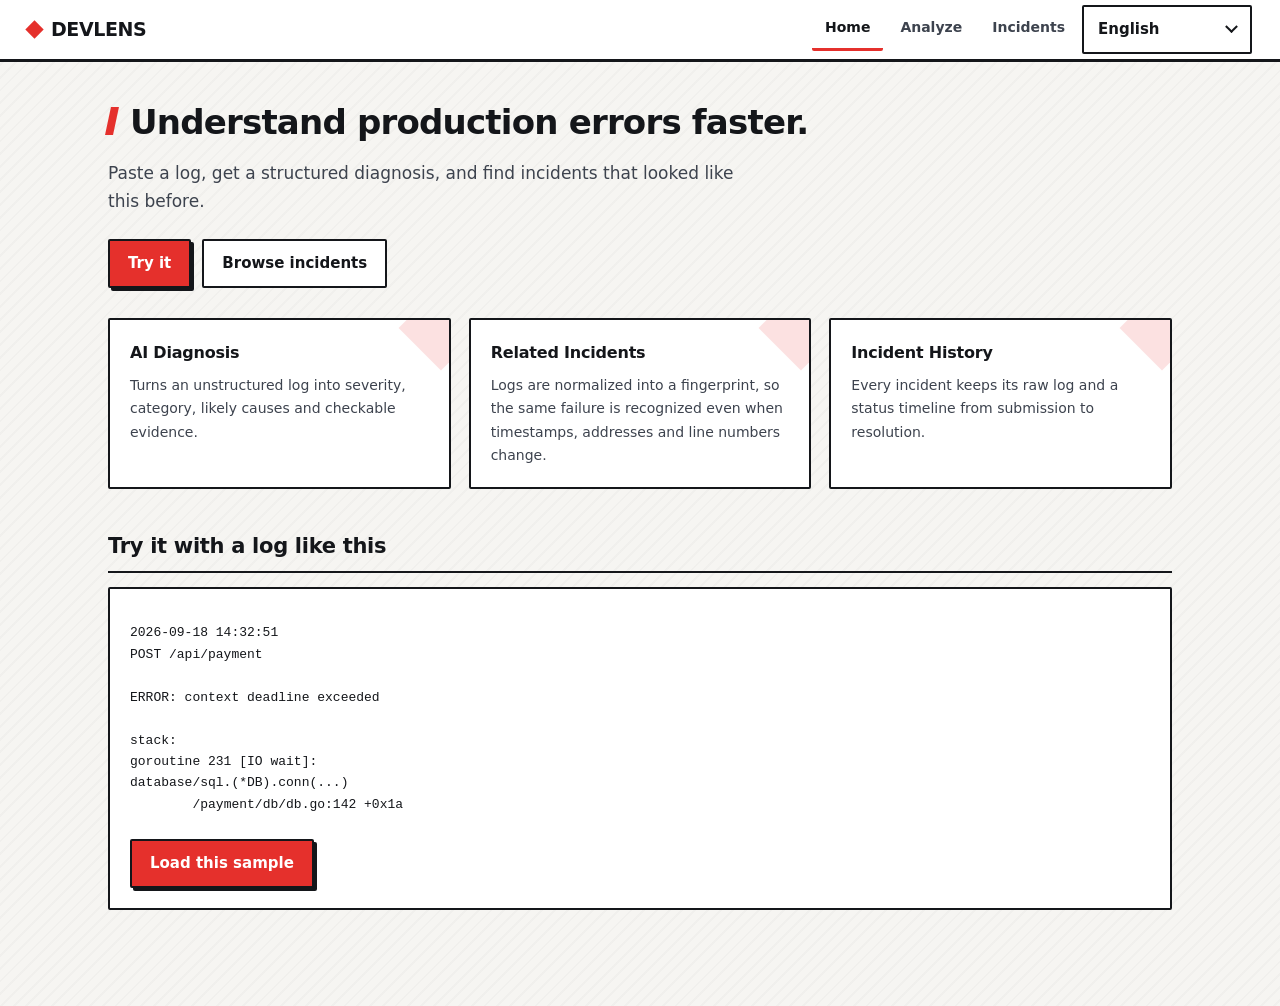
<file: web/index.html>
<!DOCTYPE html>
<html lang="zh-Hans">
<head>
<meta charset="utf-8">
<meta name="viewport" content="width=device-width, initial-scale=1">
<title>DevLens</title>
<link rel="stylesheet" href="style.css">
<script src="i18n.js"></script>
<script src="select.js"></script>
<script src="header.js"></script>
</head>
<body>
<header id="site-header"></header>

<main>
  <h1 data-i18n="landing.title"></h1>
  <p class="lede" data-i18n="landing.lede"></p>

  <div class="actions">
    <a class="btn btn-primary" href="analyze.html" data-i18n="landing.cta.analyze"></a>
    <a class="btn" href="incidents.html" data-i18n="landing.cta.browse"></a>
  </div>

  <div class="cards">
    <div class="card">
      <h3 data-i18n="landing.card.diagnosis.title"></h3>
      <p data-i18n="landing.card.diagnosis.body"></p>
    </div>
    <div class="card">
      <h3 data-i18n="landing.card.related.title"></h3>
      <p data-i18n="landing.card.related.body"></p>
    </div>
    <div class="card">
      <h3 data-i18n="landing.card.history.title"></h3>
      <p data-i18n="landing.card.history.body"></p>
    </div>
  </div>

  <h2 data-i18n="landing.sample.title"></h2>
  <div class="panel">
    <pre class="mono" id="sample-log"></pre>
    <div class="actions">
      <a class="btn btn-primary" id="sample-link" data-i18n="landing.sample.load"></a>
    </div>
  </div>
</main>

<script>
(function () {
  const I = window.DevLensI18n;
  I.initLang();
  window.DevLensHeader.build();

  document.getElementById('sample-log').textContent =
    '2026-09-18 14:32:51\n' +
    'POST /api/payment\n\n' +
    'ERROR: context deadline exceeded\n\n' +
    'stack:\n' +
    'goroutine 231 [IO wait]:\n' +
    'database/sql.(*DB).conn(...)\n' +
    '\t/payment/db/db.go:142 +0x1a';

  document.getElementById('sample-link').href = 'analyze.html?sample=1';
})();
</script>
</body>
</html>
</file>
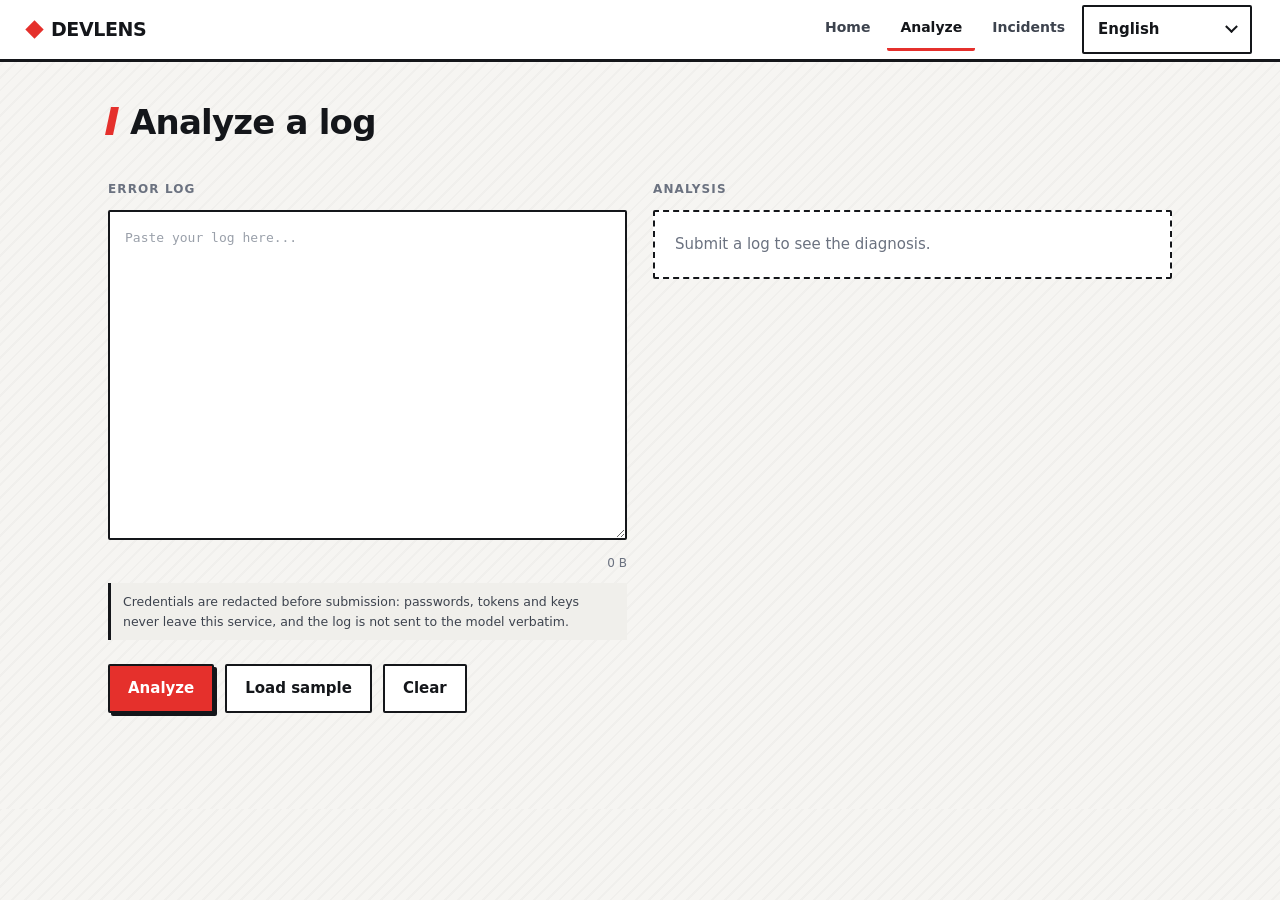
<file: web/analyze.html>
<!DOCTYPE html>
<html lang="zh-Hans">
<head>
<meta charset="utf-8">
<meta name="viewport" content="width=device-width, initial-scale=1">
<title>Analyze — DevLens</title>
<link rel="stylesheet" href="style.css">
<script src="i18n.js"></script>
<script src="select.js"></script>
<script src="header.js"></script>
</head>
<body>
<header id="site-header"></header>

<main>
  <h1 data-i18n="analyze.title"></h1>

  <div class="split">
    <section>
      <h3 data-i18n="analyze.log"></h3>
      <textarea id="log" data-i18n-placeholder="analyze.placeholder"></textarea>
      <div class="field-note">
        <span id="size-hint" class="size-hint"></span>
      </div>
      <p class="redact-note" data-i18n="analyze.redact"></p>
      <div class="actions">
        <button id="submit" class="btn-primary" data-i18n="analyze.submit"></button>
        <button id="sample" data-i18n="analyze.sample"></button>
        <button id="clear" data-i18n="analyze.clear"></button>
      </div>
      <div id="input-error"></div>
    </section>

    <section>
      <h3 data-i18n="analyze.result"></h3>
      <div id="result" class="panel empty" data-i18n="analyze.empty"></div>
    </section>
  </div>
</main>

<script src="app.js"></script>
<script>
(function () {
  const I = window.DevLensI18n;
  I.initLang();
  window.DevLensHeader.build();

  const SAMPLE = [
    '2026-09-18 14:32:51',
    'POST /api/payment',
    '',
    'ERROR:',
    'context deadline exceeded',
    '',
    'stack:',
    'goroutine 231 [IO wait]:',
    'database/sql.(*DB).conn(...)',
    '\t/payment/db/db.go:142 +0x1a',
    '\t/payment/handler/pay.go:88 +0x2b',
    'context deadline exceeded while waiting for database connection',
    'active connections: 20',
    'pool size: 20',
  ].join('\n');

  const logEl = document.getElementById('log');
  const resultEl = document.getElementById('result');
  const inputErrorEl = document.getElementById('input-error');
  const submitBtn = document.getElementById('submit');

  const params = new URLSearchParams(location.search);
  if (params.get('sample') === '1') logEl.value = SAMPLE;

  // 日志字段的上限，与后端 domain.MaxLogBytes 保持一致。
  const MAX_LOG_BYTES = 64 * 1024;

  const sizeHintEl = document.getElementById('size-hint');

  // byteLength 用 TextEncoder 而不是 log.length。
  //
  // length 数的是 UTF-16 码元，一个中文字符在 UTF-8 里占 3 字节。
  // 用 length 判断会让中文日志的上限实际变成约 21KB。
  const encoder = new TextEncoder();
  function byteLength(s) {
    return encoder.encode(s).length;
  }

  function formatSize(bytes) {
    if (bytes < 1024) return bytes + ' B';
    return (bytes / 1024).toFixed(1) + ' KB';
  }

  // updateSizeHint 在输入时实时显示占用，超限时给出视觉提示。
  //
  // 前端先挡一道，避免用户白跑一次网络请求；后端仍会再校验一次
  //（前端校验不可信）。
  function updateSizeHint() {
    const size = byteLength(logEl.value);
    const over = size > MAX_LOG_BYTES;

    sizeHintEl.textContent = I.t(over ? 'analyze.overlimit' : 'analyze.sizeok', {
      size: formatSize(size),
    });
    sizeHintEl.classList.toggle('over', over);
    submitBtn.disabled = over;
  }

  logEl.addEventListener('input', updateSizeHint);

  let pollTimer = null;
  let currentId = null;
  let currentData = null;
  let elapsed = 0;

  document.getElementById('sample').onclick = () => { logEl.value = SAMPLE; };

  document.getElementById('clear').onclick = () => {
    logEl.value = '';
    stopPolling();
    currentId = null;
    currentData = null;
    inputErrorEl.innerHTML = '';
    resultEl.className = 'panel empty';
    resultEl.textContent = I.t('analyze.empty');
    history.replaceState(null, '', 'analyze.html');
    updateSizeHint();
  };

  submitBtn.onclick = async () => {
    const log = logEl.value;
    inputErrorEl.innerHTML = '';

    if (log.trim().length === 0) {
      showError(inputErrorEl, I.t('analyze.needlog'));
      return;
    }
    if (byteLength(log) > MAX_LOG_BYTES) {
      showError(inputErrorEl, I.t('analyze.toolong'));
      return;
    }

    stopPolling();
    submitBtn.disabled = true;
    resultEl.className = 'panel';
    resultEl.innerHTML = '';
    resultEl.appendChild(spinnerLine(I.t('analyze.analyzing') + '…'));

    try {
      // 把界面语言一并传过去，让诊断内容与界面语言一致。
      const res = await postJSON('/incidents/analyze?lang=' + encodeURIComponent(I.apiLang()), { log });
      history.replaceState(null, '', 'analyze.html?id=' + res.id);
      currentId = res.id;
      currentData = null;
      render();
      startPolling(res.id);
    } catch (err) {
      submitBtn.disabled = false;
      showError(resultEl, errorText(err));
    }
  };

  function errorText(err) {
    if (err.code === 'INVALID_LOG') return I.t('analyze.rejected') + err.message;
    if (err.code === 'RATE_LIMITED') return I.t('analyze.ratelimited');
    // 请求体在中间件层就被拒绝，这时没有经过字段校验，
    // 所以要单独给一条与"日志字段过长"不同的文案。
    if (err.code === 'PAYLOAD_TOO_LARGE' || err.status === 413) return I.t('analyze.payload');
    return err.message || I.t('analyze.failed');
  }

  function startPolling(id) {
    elapsed = 0;
    const tick = async () => {
      elapsed += 1;
      try {
        const inc = await getJSON('/incidents/' + id);
        currentData = inc;
        if (inc.analysis || inc.status === 'FAILED') {
          stopPolling();
          submitBtn.disabled = false;
          render();
          return;
        }
        if (elapsed >= 60) {
          stopPolling();
          submitBtn.disabled = false;
          render();
          return;
        }
        render();
      } catch (err) {
        stopPolling();
        submitBtn.disabled = false;
        showError(resultEl, errorText(err));
      }
    };
    tick();
    pollTimer = setInterval(tick, 1000);
  }

  function stopPolling() {
    if (pollTimer) { clearInterval(pollTimer); pollTimer = null; }
  }

  function render() {
    if (!currentId) return;
    if (!currentData) {
      resultEl.className = 'panel';
      resultEl.innerHTML = '';
      resultEl.appendChild(spinnerLine(I.t('analyze.analyzing') + '…'));
      return;
    }
    renderIncident(currentId, currentData);
  }

  function renderIncident(id, data) {
    resultEl.className = 'panel';
    resultEl.innerHTML = '';

    const head = el('div');
    const title = el('div', null, data.title || (I.t('detail.incident') + ' #' + id));
    title.style.fontSize = '19px';
    title.style.fontWeight = '750';
    title.style.marginBottom = '10px';
    head.appendChild(title);

    const badges = el('div');
    badges.style.display = 'flex';
    badges.style.gap = '8px';
    badges.style.flexWrap = 'wrap';
    badges.appendChild(severityBadge(data.severity));
    badges.appendChild(statusBadge(data.status));
    if (data.is_recurring) badges.appendChild(recurringBadge());
    if (data.category) badges.appendChild(el('span', 'badge', data.category));
    head.appendChild(badges);
    resultEl.appendChild(head);

    const meta = el('div', 'meta');
    meta.style.marginTop = '12px';
    meta.appendChild(linkIncident(id, I.t('result.view') + ' #' + id));
    meta.appendChild(document.createTextNode(' · ' + formatTime(data.created_at)));
    resultEl.appendChild(meta);

    if (data.status === 'FAILED') {
      resultEl.appendChild(el('div', 'alert error', I.t('result.failed.note')));
    }

    if (!data.analysis) {
      if (elapsed >= 60) {
        resultEl.appendChild(el('div', 'alert info', I.t('analyze.still')));
      } else {
        resultEl.appendChild(spinnerLine(I.t('analyze.analyzing') + '… ' + elapsed + 's'));
      }
      return;
    }

    renderAnalysis(resultEl, data.analysis);

    if (data.related_incidents && data.related_incidents.length) {
      resultEl.appendChild(el('h3', null, I.t('result.related')));
      // 共用渲染器会带上 match 标记，让用户分清"确定同类"与"可能同类"。
      resultEl.appendChild(renderRelatedList(data.related_incidents));
    }
  }

  // 语言切换后文案要跟着变，正在展示的结果需要重绘。
  onLangChange(() => {
    document.title = I.t('analyze.title') + ' — DevLens';
    if (currentId && currentData) render();
    else if (!currentId) {
      resultEl.className = 'panel empty';
      resultEl.textContent = I.t('analyze.empty');
    }
  });

  // 初始化时显示一次，让用户一眼看到当前占用。
  updateSizeHint();

  if (params.get('id')) {
    const id = Number(params.get('id'));
    if (id > 0) {
      submitBtn.disabled = true;
      currentId = id;
      resultEl.className = 'panel';
      resultEl.innerHTML = '';
      resultEl.appendChild(spinnerLine(I.t('analyze.loading') + '…'));
      startPolling(id);
    }
  }
})();
</script>
</body>
</html>
</file>
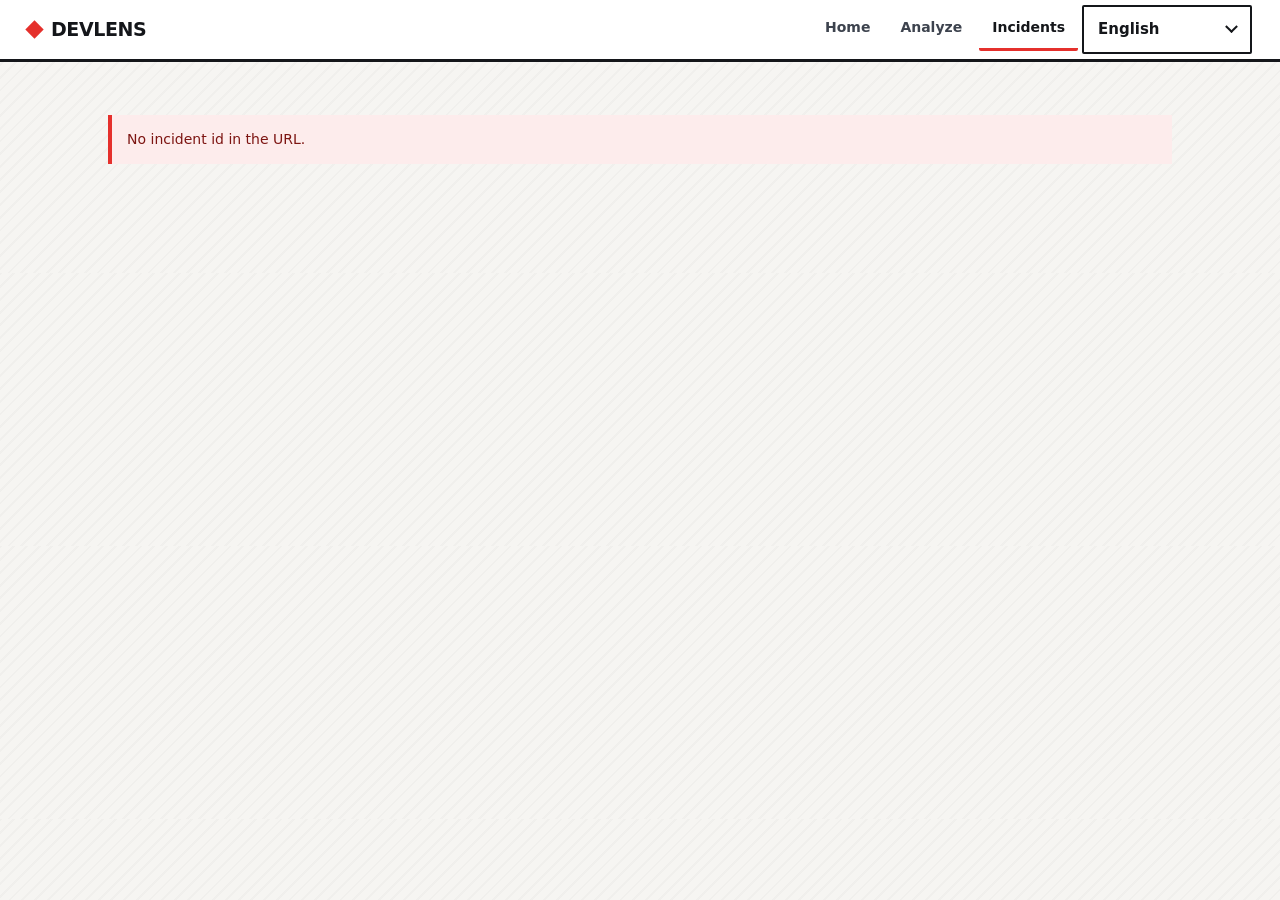
<file: web/detail.html>
<!DOCTYPE html>
<html lang="zh-Hans">
<head>
<meta charset="utf-8">
<meta name="viewport" content="width=device-width, initial-scale=1">
<title>Incident — DevLens</title>
<link rel="stylesheet" href="style.css">
<script src="i18n.js"></script>
<script src="select.js"></script>
<script src="header.js"></script>
</head>
<body>
<header id="site-header"></header>

<main>
  <div id="head"></div>
  <div id="content"></div>
</main>

<script src="app.js"></script>
<script>
(function () {
  const I = window.DevLensI18n;
  I.initLang();
  window.DevLensHeader.build();

  const params = new URLSearchParams(location.search);
  const id = Number(params.get('id'));
  const headEl = document.getElementById('head');
  const contentEl = document.getElementById('content');
  let inc = null;

  if (!id || id <= 0) {
    showError(contentEl, I.t('detail.notfound'));
  } else {
    load();
  }

  async function load() {
    contentEl.innerHTML = '';
    contentEl.appendChild(el('div', 'panel empty', I.t('detail.loading')));
    try {
      inc = await getJSON('/incidents/' + id);
      render();
      loadEvents();
    } catch (err) {
      showError(contentEl, err.message || I.t('analyze.failed'));
    }
  }

  function render() {
    if (!inc) return;

    headEl.innerHTML = '';
    const h1 = el('h1', null, inc.title || (I.t('detail.incident') + ' #' + inc.id));
    headEl.appendChild(h1);

    const badges = el('div');
    badges.style.display = 'flex';
    badges.style.gap = '8px';
    badges.style.flexWrap = 'wrap';
    badges.appendChild(severityBadge(inc.severity));
    badges.appendChild(statusBadge(inc.status));
    if (inc.is_recurring) badges.appendChild(recurringBadge());
    if (inc.category) badges.appendChild(el('span', 'badge', inc.category));
    headEl.appendChild(badges);

    const meta = el('div', 'meta');
    meta.style.marginTop = '12px';
    meta.textContent = I.t('detail.incident') + ' #' + inc.id +
      ' · ' + I.t('detail.created') + ' ' + formatTime(inc.created_at);
    headEl.appendChild(meta);

    contentEl.innerHTML = '';

    // 状态按钮只展示当前状态允许的下一步，非法转移在界面上不可达。
    const next = {
      ANALYZING: [],
      OPEN: ['INVESTIGATING'],
      INVESTIGATING: ['RESOLVED'],
      RESOLVED: [],
      FAILED: [],
    }[inc.status] || [];

    if (next.length) {
      contentEl.appendChild(el('h3', null, I.t('detail.move')));
      const actions = el('div', 'actions');
      next.forEach(s => {
        const btn = el('button', null, s);
        btn.onclick = async () => {
          btn.disabled = true;
          try {
            await patchJSON('/incidents/' + id + '/status', { status: s });
            load();
          } catch (err) {
            btn.disabled = false;
            alert(err.message || I.t('detail.statuschange'));
          }
        };
        actions.appendChild(btn);
      });
      contentEl.appendChild(actions);
    }

    contentEl.appendChild(el('h3', null, I.t('detail.ai')));
    if (!inc.analysis) {
      const panel = el('div', 'panel empty');
      if (inc.status === 'FAILED') {
        panel.textContent = I.t('result.failed.note');
      } else {
        panel.appendChild(el('span', 'spinner'));
        panel.appendChild(document.createTextNode(I.t('analyze.analyzing') + '…'));
        // 分析未完成时继续轮询。
        setTimeout(load, 1500);
      }
      contentEl.appendChild(panel);
    } else {
      const panel = el('div', 'panel');
      renderAnalysis(panel, inc.analysis);
      contentEl.appendChild(panel);
    }

    contentEl.appendChild(el('h3', null, I.t('detail.rawlog')));
    const prePanel = el('div', 'panel');
    const code = el('pre', 'mono', inc.raw_log);
    code.style.whiteSpace = 'pre-wrap';
    code.style.margin = '0';
    prePanel.appendChild(code);
    contentEl.appendChild(prePanel);

    contentEl.appendChild(el('h3', null, I.t('detail.related')));
    const relatedBox = el('div', 'panel empty', I.t('detail.loading'));
    relatedBox.id = 'related';
    contentEl.appendChild(relatedBox);
    loadRelated();
  }

  async function loadRelated() {
    const box = document.getElementById('related');
    if (!box) return;
    try {
      const res = await getJSON('/incidents/' + id + '/related');
      const items = res.items || [];
      if (!items.length) {
        box.className = 'panel empty';
        box.textContent = I.t('result.norelated');
        return;
      }
      box.className = 'panel';
      box.innerHTML = '';
      // 匹配原因（exact / similar）由共用渲染器加标记，
      // 避免 analyze 页与 detail 页出现不同的展示。
      box.appendChild(renderRelatedList(items));
    } catch (err) {
      box.className = 'panel empty';
      box.textContent = I.t('result.relatedfailed');
    }
  }

  async function loadEvents() {
    try {
      const res = await getJSON('/incidents/' + id + '/events');
      const items = res.items || [];
      if (!items.length) return;

      const old = document.getElementById('timeline-block');
      if (old) old.remove();

      const block = el('div');
      block.id = 'timeline-block';
      block.appendChild(el('h3', null, I.t('detail.timeline')));

      const ul = el('ul', 'timeline');
      items.forEach(e => {
        const li = el('li');
        li.appendChild(el('div', null, describeEvent(e)));
        li.appendChild(el('div', 'when', formatTime(e.created_at)));
        ul.appendChild(li);
      });
      block.appendChild(ul);
      contentEl.appendChild(block);
    } catch (_) {
      // 时间线取不到不影响主要内容。
    }
  }

  function describeEvent(e) {
    switch (e.event_type) {
      case 'created': return I.t('detail.event.created');
      case 'analysis_completed': return I.t('detail.event.analysis_done');
      case 'analysis_failed': return I.t('detail.event.analysis_failed');
      case 'status_changed':
        return I.t('detail.event.status', { from: e.from_status || '?', to: e.to_status || '?' });
      default: return e.event_type;
    }
  }

  onLangChange(() => {
    document.title = I.t('detail.incident') + ' — DevLens';
    if (!inc) return;
    render();
    loadEvents();
  });
})();
</script>
</body>
</html>
</file>
<file: web/style.css>
/* DevLens —— 明亮现代 + 构成主义
 *
 * 取构成主义的几个特征：粗黑描边、几何色块、斜向动势、
 * 大字重标题配紧凑字距。底色保持明亮，保证可读性优先。
 */

:root {
  /* 构成主义主色：红、黑、米白 */
  --red: #e5302c;
  --red-dark: #c4231f;
  --ink: #14161a;
  --ink-soft: #3d434e;
  --muted: #6b7280;

  --bg: #f6f5f2;
  --surface: #ffffff;
  --surface-2: #f0efeb;

  --border: #dcdad4;
  --border-strong: #14161a;

  --sev-low: #2f9e63;
  --sev-medium: #d98324;
  --sev-high: #e5302c;
  --sev-critical: #a0122f;

  --radius: 2px;          /* 构成主义偏爱硬边，圆角压到最小 */
  --shadow: 4px 4px 0 var(--ink);
  --shadow-sm: 3px 3px 0 var(--ink);
  --focus: 0 0 0 3px rgba(229, 48, 44, .35);
}

* { box-sizing: border-box; }

html { -webkit-text-size-adjust: 100%; }

body {
  margin: 0;
  background: var(--bg);
  color: var(--ink);
  font: 15px/1.65 "Segoe UI", system-ui, -apple-system, Roboto, "Helvetica Neue", Arial, sans-serif;
  /* 极淡的斜纹底，暗示构成主义的动势，但不干扰阅读 */
  background-image:
    repeating-linear-gradient(135deg,
      rgba(20, 22, 26, .022) 0 2px,
      transparent 2px 9px);
}

a { color: var(--red); text-decoration: none; }
a:hover { text-decoration: underline; text-decoration-thickness: 2px; }

/* ---------- 页头 ---------- */

header {
  position: sticky;
  top: 0;
  z-index: 20;
  background: var(--surface);
  border-bottom: 3px solid var(--ink);
  padding: 0 28px;
  display: flex;
  align-items: stretch;
  gap: 26px;
  height: 62px;
}

.logo {
  display: flex;
  align-items: center;
  gap: 10px;
  font-weight: 800;
  font-size: 19px;
  letter-spacing: -.4px;
  text-transform: uppercase;
}

/* 构成主义的小斜块 */
.logo::before {
  content: "";
  width: 13px;
  height: 13px;
  background: var(--red);
  transform: rotate(45deg);
  flex: none;
}

header nav {
  display: flex;
  gap: 4px;
  margin-left: auto;
  align-items: center;
}

header nav a {
  color: var(--ink-soft);
  font-weight: 600;
  font-size: 14px;
  padding: 8px 13px;
  border-radius: var(--radius);
  border-bottom: 3px solid transparent;
}
header nav a:hover { color: var(--ink); background: var(--surface-2); text-decoration: none; }
header nav a.active { color: var(--ink); border-bottom-color: var(--red); }

/* ---------- 布局 ---------- */

main { max-width: 1120px; margin: 0 auto; padding: 40px 28px 96px; }

h1 {
  font-size: 34px;
  line-height: 1.18;
  margin: 0 0 14px;
  font-weight: 800;
  letter-spacing: -.8px;
}

/* 标题左侧的红色竖条，构成主义常见的强调手法 */
h1::before {
  content: "";
  display: inline-block;
  width: 8px;
  height: .82em;
  background: var(--red);
  margin-right: 14px;
  transform: skewX(-12deg);
  vertical-align: -1px;
}

h2 {
  font-size: 21px;
  margin: 40px 0 14px;
  font-weight: 750;
  letter-spacing: -.3px;
  padding-bottom: 8px;
  border-bottom: 2px solid var(--ink);
}

h3 {
  font-size: 12px;
  margin: 24px 0 10px;
  color: var(--muted);
  text-transform: uppercase;
  letter-spacing: 1.1px;
  font-weight: 700;
}

.lede { color: var(--ink-soft); font-size: 17px; max-width: 640px; }

/* ---------- 卡片 ---------- */

.cards {
  display: grid;
  grid-template-columns: repeat(auto-fit, minmax(230px, 1fr));
  gap: 18px;
  margin-top: 30px;
}

.card {
  background: var(--surface);
  border: 2px solid var(--ink);
  border-radius: var(--radius);
  padding: 20px;
  position: relative;
  overflow: hidden;
}

/* 卡片右上角的斜向色块，呼应构成主义的几何拼贴 */
.card::after {
  content: "";
  position: absolute;
  top: -22px;
  right: -22px;
  width: 60px;
  height: 60px;
  background: var(--red);
  transform: rotate(45deg);
  opacity: .14;
}

.card h3 {
  margin: 0 0 8px;
  color: var(--ink);
  text-transform: none;
  letter-spacing: -.2px;
  font-size: 16px;
  font-weight: 750;
}

.card p { color: var(--ink-soft); margin: 0; font-size: 14px; }

/* ---------- 按钮 ---------- */

.actions { display: flex; gap: 11px; margin-top: 24px; flex-wrap: wrap; align-items: center; }

button, .btn {
  font: inherit;
  font-weight: 650;
  border-radius: var(--radius);
  border: 2px solid var(--ink);
  background: var(--surface);
  color: var(--ink);
  padding: 10px 18px;
  cursor: pointer;
  transition: transform .08s ease, box-shadow .08s ease, background .12s ease;
  display: inline-flex;
  align-items: center;
  gap: 7px;
  text-decoration: none;
}

button:hover:not(:disabled), .btn:hover:not(:disabled) {
  background: var(--surface-2);
  text-decoration: none;
}
button:active:not(:disabled), .btn:active:not(:disabled) { transform: translate(2px, 2px); }
button:focus-visible, .btn:focus-visible, select:focus-visible, textarea:focus-visible {
  outline: none;
  box-shadow: var(--focus);
}
button:disabled { opacity: .5; cursor: not-allowed; }

.btn-primary {
  background: var(--red);
  border-color: var(--ink);
  color: #fff;
  box-shadow: var(--shadow-sm);
}
.btn-primary:hover:not(:disabled) { background: var(--red-dark); }

/* ---------- 输入 ---------- */

textarea {
  width: 100%;
  min-height: 330px;
  background: var(--surface);
  color: var(--ink);
  border: 2px solid var(--ink);
  border-radius: var(--radius);
  padding: 15px;
  font: 13px/1.65 ui-monospace, SFMono-Regular, Menlo, Consolas, monospace;
  resize: vertical;
}
textarea::placeholder { color: #9aa0aa; }

.split { display: grid; grid-template-columns: 1fr 1fr; gap: 26px; align-items: start; }
@media (max-width: 940px) { .split { grid-template-columns: 1fr; } }

.panel {
  background: var(--surface);
  border: 2px solid var(--ink);
  border-radius: var(--radius);
  padding: 20px;
}
.panel.empty { color: var(--muted); border-style: dashed; border-width: 2px; }

/* ---------- 输入辅助提示 ---------- */

.field-note {
  display: flex;
  justify-content: flex-end;
  margin-top: 6px;
}

.size-hint {
  font-size: 12px;
  color: var(--muted);
  font-variant-numeric: tabular-nums;
}
/* 超限时给明确警示色，用户一眼能看出不能提交 */
.size-hint.over {
  color: var(--red);
  font-weight: 650;
}

/* 脱敏说明：常驻显示而不是藏起来。
   用户有权知道提交的内容会被处理过再送出去。 */
.redact-note {
  margin: 10px 0 0;
  padding: 9px 12px;
  font-size: 12.5px;
  line-height: 1.55;
  color: var(--ink-soft);
  background: var(--surface-2);
  border-left: 3px solid var(--ink);
}

/* ---------- 徽标 ---------- */

.badge {
  display: inline-block;
  font-size: 11px;
  font-weight: 750;
  padding: 3px 9px;
  border-radius: 999px;
  border: 1.5px solid currentColor;
  letter-spacing: .7px;
  text-transform: uppercase;
  background: var(--surface);
}
.sev-HIGH { color: var(--sev-high); }
.sev-MEDIUM { color: var(--sev-medium); }
.sev-LOW { color: var(--sev-low); }
.sev-CRITICAL { color: var(--sev-critical); }
.badge.status { color: var(--ink-soft); }
.badge.recurring { color: #fff; background: var(--red); border-color: var(--red); }

/* 相关历史的匹配原因。
   两者必须一眼可分：exact 是同一指纹（确定同类），
   similar 只是措辞接近（可能同类）。视觉上故意让 exact 更"实"、
   similar 更"虚"，避免用户把推测当成事实。
   相关历史列表里的徽标要小一号，否则会盖过内容。 */
.badge.match-exact,
.badge.match-similar {
  font-size: 10px;
  font-weight: 600;
  padding: 1px 7px;
  letter-spacing: .4px;
  text-transform: none;
  vertical-align: middle;
}
.badge.match-exact { color: var(--ink-soft); }
.badge.match-similar { color: var(--muted); border-style: dashed; }

.meta { color: var(--muted); font-size: 14px; margin-bottom: 16px; }
.mono { font-family: ui-monospace, SFMono-Regular, Menlo, Consolas, monospace; font-size: 13px; }

ul.plain { margin: 8px 0; padding-left: 22px; }
ul.plain li { margin: 6px 0; }
ul.plain li::marker { color: var(--red); font-weight: 700; }

/* ---------- 表格 ---------- */

table { width: 100%; border-collapse: collapse; font-size: 14px; }
th, td { text-align: left; padding: 12px 11px; border-bottom: 1px solid var(--border); }
th {
  color: var(--ink);
  font-weight: 750;
  font-size: 11px;
  text-transform: uppercase;
  letter-spacing: 1px;
  border-bottom: 2px solid var(--ink);
}
/* 整行可点：给出明确的可交互反馈，否则用户不知道能点。 */
tbody tr { transition: background .1s ease; }
tbody tr:hover { background: var(--surface-2); }
tbody tr[data-href] { cursor: pointer; }
tbody tr[data-href]:hover td:first-child a { text-decoration: underline; text-decoration-thickness: 2px; }
tbody tr[data-href]:focus-visible {
  outline: none;
  box-shadow: inset 0 0 0 2px var(--red);
}

/* ---------- 置信度 ---------- */

.confidence { display: flex; align-items: center; gap: 11px; }
.confidence .bar {
  flex: 1;
  max-width: 170px;
  height: 9px;
  background: var(--surface-2);
  border: 1.5px solid var(--ink);
  overflow: hidden;
}
.confidence .bar span { display: block; height: 100%; background: var(--red); }

/* ---------- 证据 ---------- */

.evidence {
  background: var(--surface-2);
  border-left: 4px solid var(--red);
  padding: 11px 13px;
  margin: 9px 0;
}
.evidence .line { color: var(--muted); font-size: 12px; margin-top: 3px; }

/* ---------- 时间线 ---------- */

.timeline { list-style: none; margin: 0; padding: 0; }
.timeline li {
  padding: 11px 0 11px 20px;
  border-left: 2px solid var(--border-strong);
  position: relative;
}
.timeline li::before {
  content: "";
  position: absolute;
  left: -6px;
  top: 19px;
  width: 10px;
  height: 10px;
  background: var(--red);
  transform: rotate(45deg);
}
.timeline .when { color: var(--muted); font-size: 12px; }

/* ---------- 提示 ---------- */

.alert { padding: 13px 15px; margin: 13px 0; font-size: 14px; border-left: 4px solid; }
.alert.error { background: #fdecec; border-color: var(--red); color: #7d1512; }
.alert.info { background: var(--surface-2); border-color: var(--ink); color: var(--ink-soft); }

/* ---------- 加载指示 ---------- */

.spinner {
  display: inline-block;
  width: 13px;
  height: 13px;
  margin-right: 9px;
  border: 2px solid var(--border);
  border-top-color: var(--red);
  border-radius: 50%;
  animation: spin .75s linear infinite;
  vertical-align: -2px;
}
@keyframes spin { to { transform: rotate(360deg); } }

/* ---------- 自定义下拉菜单 ----------
 *
 * 原生 select 在明亮配色下各平台差异极大，且无法统一箭头样式，
 * 所以用 div 自己实现，原生 select 只作为无障碍的语义载体保留。
 */

.select {
  position: relative;
  display: inline-block;
}

.select > button {
  min-width: 170px;
  justify-content: space-between;
  background: var(--surface);
  padding: 10px 14px;
  font-weight: 600;
}

.select.open > button { box-shadow: var(--shadow-sm); }

.select .caret {
  width: 9px;
  height: 9px;
  border-right: 2px solid var(--ink);
  border-bottom: 2px solid var(--ink);
  transform: rotate(45deg) translate(-2px, -2px);
  transition: transform .16s ease;
  flex: none;
  margin-left: 12px;
}
.select.open .caret { transform: rotate(-135deg) translate(-2px, -2px); }

.select .menu {
  position: absolute;
  top: calc(100% + 5px);
  left: 0;
  min-width: 100%;
  background: var(--surface);
  border: 2px solid var(--ink);
  border-radius: var(--radius);
  box-shadow: var(--shadow);
  padding: 5px;
  z-index: 40;
  display: none;
  max-height: 320px;
  overflow-y: auto;
}
.select.open .menu { display: block; }

.select .menu button {
  display: flex;
  align-items: center;
  gap: 9px;
  width: 100%;
  border: none;
  background: transparent;
  padding: 9px 11px;
  font-weight: 550;
  text-align: left;
  justify-content: flex-start;
}
.select .menu button:hover { background: var(--surface-2); }
.select .menu button[aria-selected="true"] { background: var(--red); color: #fff; }
.select .menu button[aria-selected="true"]::after {
  content: "";
  margin-left: auto;
  width: 7px;
  height: 7px;
  background: currentColor;
  transform: rotate(45deg);
}

/* ---------- 页脚 ---------- */

footer {
  color: var(--muted);
  font-size: 13px;
  margin-top: 56px;
  padding-top: 20px;
  border-top: 2px solid var(--ink);
}

/* ---------- 无障碍 ---------- */

.sr-only {
  position: absolute;
  width: 1px; height: 1px;
  padding: 0; margin: -1px;
  overflow: hidden;
  clip: rect(0 0 0 0);
  white-space: nowrap;
  border: 0;
}

@media (prefers-reduced-motion: reduce) {
  *, *::before, *::after {
    animation-duration: .01ms !important;
    transition-duration: .01ms !important;
  }
}
</file>
